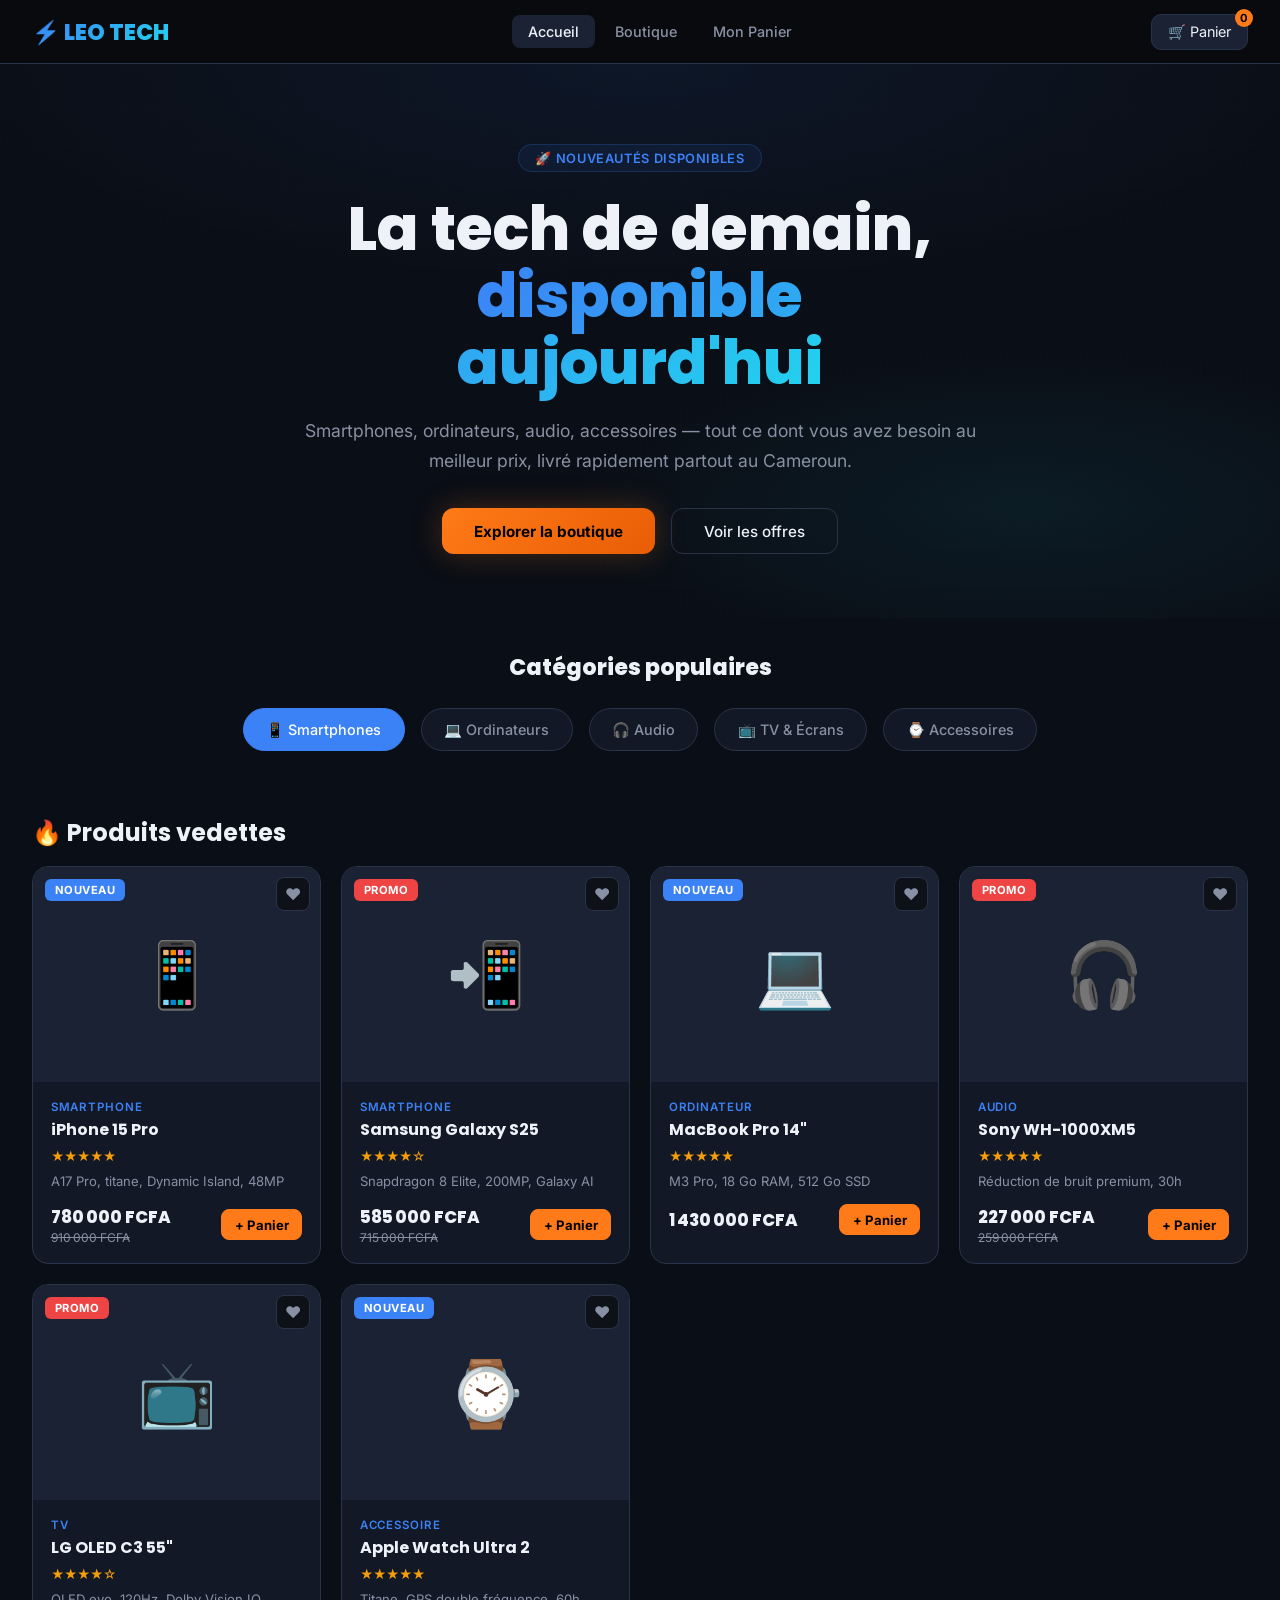
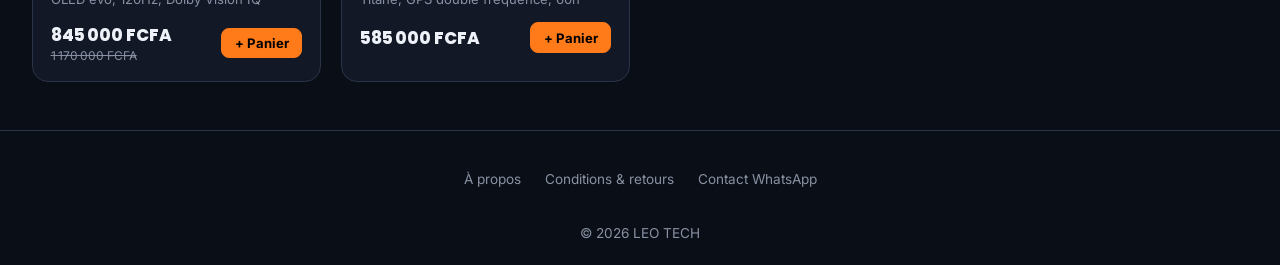
<file: index.html>
<!DOCTYPE html>
<html lang="fr">
<head>
<meta charset="UTF-8">
<meta name="viewport" content="width=device-width, initial-scale=1.0">
<meta name="description" content="LEO TECH — boutique en ligne d'électronique premium (smartphones, ordinateurs, audio, TV, accessoires) au Cameroun.">
<title>LEO TECH — Électronique Premium</title>

<!-- ─── Icône & partage (Open Graph / Twitter Card) ───────────────────
     og:image pointe vers og-image.png (fourni à côté de ce fichier).
     Une fois le site publié, remplacez "og-image.png" et "index.html"
     ci-dessous par l'URL COMPLÈTE de votre site (ex: https://votre-compte.github.io/electroshop/)
     pour un aperçu correct quand le lien est partagé sur WhatsApp/Facebook. -->
<link rel="icon" type="image/png" href="favicon.png">
<meta name="theme-color" content="#0a0a0f">
<meta property="og:type" content="website">
<meta property="og:title" content="LEO TECH — Électronique Premium">
<meta property="og:description" content="Smartphones, ordinateurs, audio, TV et accessoires au meilleur prix, livrés au Cameroun.">
<meta property="og:image" content="og-image.png">
<meta property="og:url" content="index.html">
<meta name="twitter:card" content="summary_large_image">
<meta name="twitter:title" content="LEO TECH — Électronique Premium">
<meta name="twitter:description" content="Smartphones, ordinateurs, audio, TV et accessoires au meilleur prix, livrés au Cameroun.">
<meta name="twitter:image" content="og-image.png">

<!-- ─── Statistiques de visite (optionnel) ────────────────────────────
     Pour suivre vos visiteurs, créez un compte gratuit chez Plausible.io
     ou Google Analytics puis collez leur extrait de code de suivi ici.
     Laissé vide par défaut : rien n'est envoyé à un tiers tant que vous
     ne collez pas votre propre code. -->

<link href="https://fonts.googleapis.com/css2?family=Poppins:wght@400;500;600;700;800;900&family=Inter:wght@300;400;500;600;700&display=swap" rel="stylesheet">
<link rel="stylesheet" href="style.css">
</head>
<body>

<!-- ─── TOAST ───────────────────────────────────── -->
<div class="toast" id="toast"></div>

<!-- ─── NAV ────────────────────────────────────── -->
<nav id="main-nav">
  <div class="nav-logo" onclick="showPage('home')">⚡ LEO TECH</div>
  <div class="nav-links">
    <button onclick="showPage('home'); setActiveNav(this)" class="active-nav">Accueil</button>
    <button onclick="showPage('shop'); setActiveNav(this)">Boutique</button>
    <button onclick="showPage('cart'); setActiveNav(this)">Mon Panier</button>
  </div>
  <div class="nav-actions">
    <button class="cart-btn" onclick="showPage('cart')">
      🛒 Panier
      <span class="cart-badge" id="cart-badge">0</span>
    </button>
  </div>
</nav>

<!-- ══════════════════════════════════════════════
     PAGE : HOME
══════════════════════════════════════════════ -->
<div class="page active" id="page-home">
  <div class="hero">
    <div class="hero-bg"></div>
    <div class="hero-grid"></div>
    <div class="hero-content">
      <div class="hero-tag">🚀 Nouveautés disponibles</div>
      <h1>La tech de demain,<br><span>disponible aujourd'hui</span></h1>
      <p>Smartphones, ordinateurs, audio, accessoires — tout ce dont vous avez besoin au meilleur prix, livré rapidement partout au Cameroun.</p>
      <div class="hero-cta">
        <button class="btn-primary" onclick="showPage('shop')">Explorer la boutique</button>
        <button class="btn-outline" onclick="showPage('shop')">Voir les offres</button>
      </div>
    </div>
  </div>

  <!-- Categories -->
  <div style="padding:2rem; text-align:center;">
    <h2 style="font-family:var(--font-display);font-size:1.4rem;font-weight:800;margin-bottom:1.5rem;">Catégories populaires</h2>
    <div style="display:flex;gap:1rem;justify-content:center;flex-wrap:wrap;">
      <div class="chip active-chip" style="padding:0.7rem 1.4rem;font-size:0.9rem;" onclick="filterCat('Smartphone');showPage('shop')">📱 Smartphones</div>
      <div class="chip" style="padding:0.7rem 1.4rem;font-size:0.9rem;" onclick="filterCat('Ordinateur');showPage('shop')">💻 Ordinateurs</div>
      <div class="chip" style="padding:0.7rem 1.4rem;font-size:0.9rem;" onclick="filterCat('Audio');showPage('shop')">🎧 Audio</div>
      <div class="chip" style="padding:0.7rem 1.4rem;font-size:0.9rem;" onclick="filterCat('TV');showPage('shop')">📺 TV & Écrans</div>
      <div class="chip" style="padding:0.7rem 1.4rem;font-size:0.9rem;" onclick="filterCat('Accessoire');showPage('shop')">⌚ Accessoires</div>
    </div>
  </div>

  <!-- Featured -->
  <div>
    <div class="section-title">🔥 Produits vedettes</div>
    <div class="products-grid" id="featured-grid"></div>
  </div>
</div>


<!-- ══════════════════════════════════════════════
     PAGE : SHOP
══════════════════════════════════════════════ -->
<div class="page" id="page-shop">
  <div class="shop-controls">
    <div class="search-box">
      <span>🔍</span>
      <input type="text" placeholder="Rechercher un produit..." id="search-input" oninput="renderShop()">
    </div>
    <div class="filter-chips" id="filter-chips">
      <div class="chip active-chip" onclick="setFilter('Tous',this)">Tous</div>
      <div class="chip" onclick="setFilter('Smartphone',this)">📱 Smartphones</div>
      <div class="chip" onclick="setFilter('Ordinateur',this)">💻 Ordis</div>
      <div class="chip" onclick="setFilter('Audio',this)">🎧 Audio</div>
      <div class="chip" onclick="setFilter('TV',this)">📺 TV</div>
      <div class="chip" onclick="setFilter('Accessoire',this)">⌚ Accessoires</div>
    </div>
    <select class="sort-select" id="sort-select" onchange="renderShop()">
      <option value="default">Trier par défaut</option>
      <option value="price-asc">Prix croissant</option>
      <option value="price-desc">Prix décroissant</option>
      <option value="name">Nom A→Z</option>
    </select>
  </div>
  <div class="section-title" id="shop-title">Tous les produits</div>
  <div class="products-grid" id="shop-grid"></div>
</div>

<!-- ══════════════════════════════════════════════
     PAGE : CART
══════════════════════════════════════════════ -->
<div class="page" id="page-cart">
  <div class="cart-container">
    <h1 style="font-family:var(--font-display);font-size:1.8rem;font-weight:800;margin-bottom:1.5rem;">Mon Panier 🛒</h1>
    <div id="cart-content"></div>
  </div>
</div>

<!-- ══════════════════════════════════════════════
     PAGE : CHECKOUT
══════════════════════════════════════════════ -->
<div class="page" id="page-checkout">
  <div class="checkout-container">
    <div class="checkout-steps">
      <div class="step active" id="step1"><div class="step-dot">1</div><span>Livraison</span></div>
      <div class="step" id="step2"><div class="step-dot">2</div><span>Confirmation</span></div>
    </div>
    <div id="checkout-body"></div>
  </div>
</div>

<!-- ══════════════════════════════════════════════
     PAGE : À PROPOS
══════════════════════════════════════════════ -->
<div class="page" id="page-about">
  <div class="info-container">
    <button class="back-link" onclick="showPage('home')">← Retour à la boutique</button>
    <h1 id="about-title">À propos de LEO TECH</h1>
    <p id="about-description">Boutique en ligne d'électronique premium au Cameroun.</p>
    <h3>Contact</h3>
    <p id="about-contact">—</p>
  </div>
</div>

<!-- ══════════════════════════════════════════════
     PAGE : CONDITIONS GÉNÉRALES DE VENTE
══════════════════════════════════════════════ -->
<div class="page" id="page-cgv">
  <div class="info-container">
    <button class="back-link" onclick="showPage('home')">← Retour à la boutique</button>
    <h1>Conditions générales de vente</h1>
    <h3>1. Objet</h3>
    <p>Les présentes conditions régissent les ventes réalisées sur ce site entre <span id="cgv-shopname">la boutique</span> et ses clients.</p>
    <h3>2. Prix</h3>
    <p>Les prix sont indiqués en <span id="cgv-currency">FCFA</span>, toutes taxes comprises, hors frais de livraison éventuels précisés au moment de la commande.</p>
    <h3>3. Commande</h3>
    <p>Toute commande passée sur le site vaut acceptation des présentes conditions. Un récapitulatif est envoyé via WhatsApp au moment de la commande.</p>
    <h3>4. Paiement</h3>
    <p>Les modalités de paiement sont convenues directement avec la boutique via WhatsApp après la commande (paiement à la livraison ou Mobile Money selon accord).</p>
    <h3>5. Livraison</h3>
    <p>Les délais de livraison sont donnés à titre indicatif et peuvent varier selon la zone géographique.</p>
    <h3>6. Retours et remboursements</h3>
    <p>Tout produit défectueux ou non conforme peut être signalé dans les 48h suivant la réception pour échange ou remboursement, sous réserve de vérification.</p>
    <h3>7. Contact</h3>
    <p id="cgv-contact">Pour toute question, contactez-nous via WhatsApp ou par email.</p>
  </div>
</div>


<!-- ─── FOOTER ─────────────────────────────────────── -->
<footer id="site-footer">
  <div class="footer-links">
    <button onclick="showPage('about')">À propos</button>
    <button onclick="showPage('cgv')">Conditions & retours</button>
    <a href="#" id="footer-whatsapp" onclick="return false;">Contact WhatsApp</a>
  </div>
  <div class="footer-social" id="footer-social"></div>
  <div id="footer-copy">© LEO TECH</div>
</footer>


<!-- ─── PRODUCT MODAL ──────────────────────────────── -->
<div class="modal-overlay" id="product-modal">
  <div class="modal">
    <div class="modal-header">
      <div></div>
      <button class="modal-close" onclick="closeModal()">✕</button>
    </div>
    <div class="modal-body">
      <div>
        <div class="modal-img" id="modal-img"></div>
        <div class="modal-gallery-thumbs" id="modal-gallery"></div>
      </div>
      <div class="modal-details" id="modal-details"></div>
    </div>
  </div>
</div>


<!-- ─── OFFRE SPÉCIALE (popup d'accueil) ────────────── -->
<div class="modal-overlay" id="offer-modal">
  <div class="modal">
    <div class="modal-header">
      <div></div>
      <button class="modal-close" onclick="closeOfferModal(true)">✕</button>
    </div>
    <div class="offer-body">
      <div id="offer-image-wrap"></div>
      <div class="offer-badge" id="offer-badge" style="display:none"></div>
      <h2 id="offer-title"></h2>
      <p id="offer-desc"></p>
      <button class="btn-primary" style="width:100%" id="offer-follow-btn" onclick="followOffer()">Voir l'offre</button>
      <button class="offer-dismiss" onclick="closeOfferModal(true)">Non merci, continuer mes achats</button>
    </div>
  </div>
</div>


<script src="app.js"></script>
<script>
// ─── INIT (spécifique à la boutique publique) ──────────────────────
loadDB();
saveDB();
updateBadge();
renderFeatured();
renderFooter();
setTimeout(() => maybeShowOffer(false), 700);
</script>
</body>
</html>
</file>
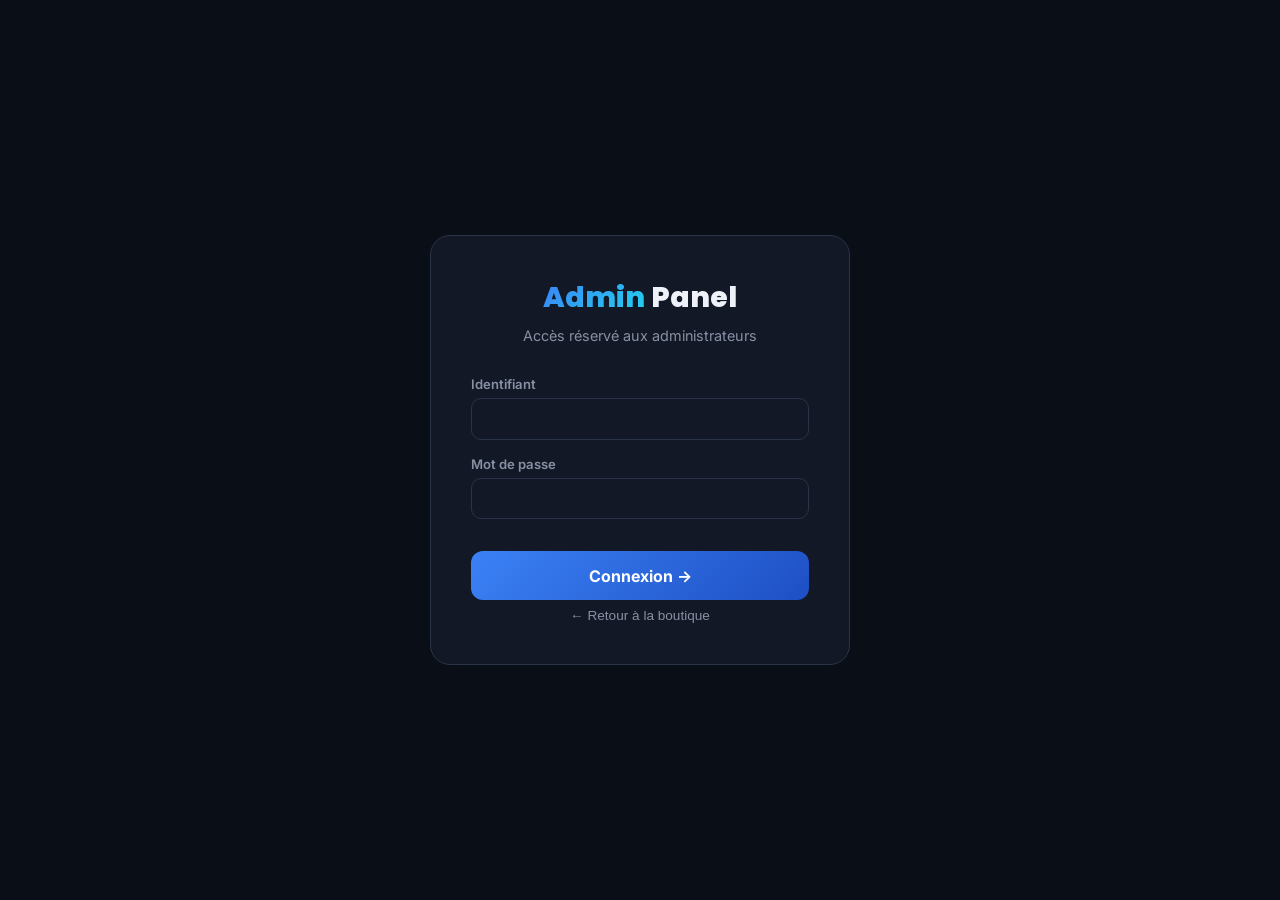
<file: admin.html>
<!DOCTYPE html>
<html lang="fr">
<head>
<meta charset="UTF-8">
<meta name="viewport" content="width=device-width, initial-scale=1.0">
<meta name="robots" content="noindex, nofollow">
<title>LEO TECH — Administration</title>
<link rel="icon" type="image/png" href="favicon.png">
<meta name="theme-color" content="#0a0a0f">
<link href="https://fonts.googleapis.com/css2?family=Poppins:wght@400;500;600;700;800;900&family=Inter:wght@300;400;500;600;700&display=swap" rel="stylesheet">
<link rel="stylesheet" href="style.css">
</head>
<body>

<!-- ─── TOAST ───────────────────────────────────── -->
<div class="toast" id="toast"></div>

<!-- ══════════════════════════════════════════════
     PAGE : ADMIN LOGIN
══════════════════════════════════════════════ -->
<div class="page active" id="page-admin-login">
  <div class="admin-gate">
    <div class="login-card">
      <div class="logo"><span>Admin</span> Panel</div>
      <p>Accès réservé aux administrateurs</p>
      <div class="checkout-form">
        <div class="form-group">
          <label>Identifiant</label>
          <input type="text" id="admin-user" placeholder="">
        </div>
        <div class="form-group">
          <label>Mot de passe</label>
          <input type="password" id="admin-pass" placeholder="">
        </div>
        <div class="login-error" id="login-error">❌ Identifiants incorrects</div>
        <button class="login-btn" onclick="adminLogin()">Connexion →</button>
      </div>
      <button onclick="window.location.href='index.html'" style="background:none;border:none;color:var(--text-muted);cursor:pointer;margin-top:0.5rem;font-size:0.85rem;">← Retour à la boutique</button>
    </div>
  </div>
</div>


<!-- ══════════════════════════════════════════════
     PAGE : ADMIN DASHBOARD
══════════════════════════════════════════════ -->
<div class="page" id="page-admin">
  <nav style="position:sticky;top:0;z-index:100;background:rgba(10,10,15,0.92);backdrop-filter:blur(20px);border-bottom:1px solid var(--border);padding:0 2rem;display:flex;align-items:center;justify-content:space-between;height:64px;">
    <div class="nav-logo-admin">⚙ LEO TECH Admin</div>
    <div class="notif-wrap">
      <button class="notif-bell" onclick="toggleNotifPanel()" title="Notifications">
        🔔<span class="notif-badge" id="notif-badge" style="display:none">0</span>
      </button>
      <div class="notif-panel" id="notif-panel"></div>
      <button onclick="adminLogout()" style="background:rgba(239,68,68,0.12);border:1px solid rgba(239,68,68,0.2);color:var(--danger);padding:0.4rem 1rem;border-radius:8px;cursor:pointer;font-size:0.85rem;">Déconnexion</button>
    </div>
  </nav>
  <div class="admin-layout">
    <!-- Sidebar -->
    <aside class="admin-sidebar">
      <div class="admin-sidebar-title">Navigation</div>
      <div class="sidebar-item active-admin" onclick="showAdminSection('overview',this)">📊 Vue d'ensemble</div>
      <div class="sidebar-item" onclick="showAdminSection('products',this)">📦 Produits</div>
      <div class="sidebar-item" onclick="showAdminSection('orders',this)">🧾 Commandes</div>
      <div class="sidebar-item" onclick="showAdminSection('customers',this)">👥 Clients</div>
      <div class="sidebar-item" onclick="showAdminSection('settings',this)">⚙ Paramètres</div>
    </aside>
    <!-- Main -->
    <main class="admin-main">

      <!-- Overview -->
      <div class="admin-section active" id="admin-overview">
        <div class="admin-header">
          <h1>Vue d'ensemble</h1>
          <p>Tableau de bord en temps réel</p>
        </div>
        <div class="stats-grid" id="stats-grid"></div>
        <div class="chart-card">
          <h3>📈 Chiffre d'affaires — 7 derniers jours</h3>
          <canvas id="sales-chart" height="120"></canvas>
        </div>
        <div class="admin-table-wrap">
          <div class="admin-table-header">
            <h3>Commandes récentes</h3>
          </div>
          <div class="table-scroll">
          <table>
            <thead><tr><th>ID</th><th>Client</th><th>Produits</th><th>Total</th><th>Statut</th></tr></thead>
            <tbody id="recent-orders-tbody"></tbody>
          </table>
          </div>
        </div>
      </div>

      <!-- Products -->
      <div class="admin-section" id="admin-products">
        <div class="admin-header"><h1>Gestion des produits</h1><p>Ajouter, modifier, supprimer des produits — avec vraies photos</p></div>
        <div class="add-product-form">
          <h3 id="product-form-title">➕ Ajouter un produit</h3>
          <input type="hidden" id="edit-id">
          <div class="form-grid">
            <div class="form-group"><label>Nom du produit</label><input type="text" id="p-name" placeholder="iPhone 15 Pro"></div>
            <div class="form-group"><label>Catégorie</label>
              <select id="p-cat">
                <option>Smartphone</option><option>Ordinateur</option><option>Audio</option><option>TV</option><option>Accessoire</option>
              </select>
            </div>
            <div class="form-group"><label>Prix (FCFA)</label><input type="number" id="p-price" placeholder="780000"></div>
            <div class="form-group"><label>Ancien prix (FCFA)</label><input type="number" id="p-oldprice" placeholder="910000"></div>
            <div class="form-group"><label>Stock</label><input type="number" id="p-stock" placeholder="50"></div>
            <div class="form-group"><label>Emoji (repli si pas de photo)</label><input type="text" id="p-emoji" placeholder="📱"></div>
            <div class="form-group" style="grid-column:1/-1"><label>Description</label><input type="text" id="p-desc" placeholder="Description courte..."></div>
            <div class="form-group"><label>Badge</label>
              <select id="p-badge"><option value="">Aucun</option><option value="new">Nouveau</option><option value="promo">Promo</option></select>
            </div>
            <div class="form-group"><label>Étoiles (1-5)</label><input type="number" id="p-stars" min="1" max="5" value="4" placeholder="4"></div>
          </div>

          <div style="margin-top:1.2rem;">
            <label style="font-size:0.82rem;font-weight:600;color:var(--text-muted);display:block;margin-bottom:0.5rem;">📸 Photos du produit</label>
            <div class="img-upload-zone" onclick="document.getElementById('p-image-file').click()">
              📷 Cliquez pour ajouter une ou plusieurs photos depuis votre appareil (redimensionnées automatiquement)
            </div>
            <input type="file" id="p-image-file" accept="image/*" multiple style="display:none" onchange="handleImageFiles(event)">
            <div class="url-add-row">
              <input type="text" id="p-image-url" placeholder="ou collez une URL d'image (https://...)">
              <button class="btn-small" onclick="addImageUrl()">+ Ajouter URL</button>
            </div>
            <div class="img-thumbs" id="p-image-thumbs"></div>
          </div>

          <div style="display:flex;gap:1rem;align-items:center;margin-top:1.2rem;">
            <button class="btn-save" onclick="saveProduct()">💾 Sauvegarder</button>
            <button onclick="cancelEdit()" style="background:none;border:1px solid var(--border);color:var(--text-muted);padding:0.6rem 1.2rem;border-radius:10px;cursor:pointer;font-size:0.85rem;">Annuler</button>
          </div>
        </div>
        <div class="admin-table-wrap">
          <div class="admin-table-header">
            <h3>Catalogue produits</h3>
            <span style="color:var(--text-muted);font-size:0.85rem;" id="product-count"></span>
          </div>
          <div class="table-scroll">
          <table>
            <thead><tr><th>Produit</th><th>Catégorie</th><th>Prix</th><th>Stock</th><th>Actions</th></tr></thead>
            <tbody id="products-tbody"></tbody>
          </table>
          </div>
        </div>
      </div>

      <!-- Orders -->
      <div class="admin-section" id="admin-orders">
        <div class="admin-header"><h1>Commandes</h1><p>Gérez les commandes clients</p></div>
        <div class="admin-table-wrap">
          <div class="admin-table-header"><h3>Toutes les commandes</h3><button class="btn-small" onclick="exportOrdersCSV()">⬇ Exporter en CSV</button></div>
          <div class="table-scroll">
          <table>
            <thead><tr><th>ID</th><th>Client</th><th>Téléphone</th><th>Date</th><th>Total</th><th>Statut</th><th>Action</th></tr></thead>
            <tbody id="all-orders-tbody"></tbody>
          </table>
          </div>
        </div>
      </div>

      <!-- Customers -->
      <div class="admin-section" id="admin-customers">
        <div class="admin-header"><h1>Clients</h1><p>Base de données clients</p></div>
        <div class="admin-table-wrap">
          <div class="admin-table-header"><h3>Clients enregistrés</h3></div>
          <div class="table-scroll">
          <table>
            <thead><tr><th>Nom</th><th>Email</th><th>Téléphone</th><th>Commandes</th><th>Total dépensé</th></tr></thead>
            <tbody id="customers-tbody"></tbody>
          </table>
          </div>
        </div>
      </div>

      <!-- Settings -->
      <div class="admin-section" id="admin-settings">
        <div class="admin-header"><h1>Paramètres</h1><p>Configuration de la boutique, notifications et sauvegarde</p></div>

        <div class="settings-card">
          <h3>🏬 Boutique</h3>
          <div class="form-grid">
            <div class="form-group"><label>Nom de la boutique</label><input type="text" id="s-shopname"></div>
            <div class="form-group"><label>Devise</label><input type="text" id="s-currency" placeholder="FCFA"></div>
            <div class="form-group"><label>Livraison gratuite dès (FCFA)</label><input type="number" id="s-freeship"></div>
            <div class="form-group"><label>Frais de livraison (FCFA)</label><input type="number" id="s-shipfee"></div>
            <div class="form-group"><label>Seuil de stock bas (alerte)</label><input type="number" id="s-lowstock" placeholder="5"></div>
          </div>
          <button class="btn-save" onclick="saveShopSettings()">💾 Enregistrer</button>
        </div>


        <div class="settings-card">
          <h3>📝 À propos & contact</h3>
          <div class="form-grid" style="grid-template-columns:1fr;">
            <div class="form-group"><label>Description de la boutique</label><textarea id="s-aboutdesc" rows="3"></textarea></div>
            <div class="form-row">
              <div class="form-group"><label>Email de contact</label><input type="email" id="s-email" placeholder="contact@leotech.cm"></div>
              <div class="form-group"><label>Adresse / Ville</label><input type="text" id="s-address" placeholder="Douala, Cameroun"></div>
            </div>
          </div>
          <button class="btn-save" onclick="saveShopSettings()">💾 Enregistrer</button>
        </div>

        <div class="settings-card">
          <h3>🔗 Réseaux sociaux</h3>
          <div class="form-grid">
            <div class="form-group"><label>Lien Facebook</label><input type="text" id="s-facebook" placeholder="https://facebook.com/..."></div>
            <div class="form-group"><label>Lien Instagram</label><input type="text" id="s-instagram" placeholder="https://instagram.com/..."></div>
          </div>
          <div class="settings-note">Laissez vide pour ne pas afficher l'icône correspondante dans le pied de page.</div>
          <button class="btn-save" onclick="saveShopSettings()">💾 Enregistrer</button>
        </div>

        <div class="settings-card">
          <h3>🎉 Offre spéciale (popup d'accueil)</h3>
          <p style="color:var(--text-muted);font-size:0.85rem;margin-bottom:1rem;">S'affiche une fois quand un visiteur ouvre le site ; il peut suivre l'offre ou la fermer.</p>
          <div class="form-group" style="flex-direction:row;align-items:center;gap:0.6rem;margin-bottom:1rem;">
            <input type="checkbox" id="s-offer-enabled" style="width:auto;">
            <label style="margin:0;font-size:0.88rem;">Activer la popup d'offre</label>
          </div>
          <div class="form-grid">
            <div class="form-group"><label>Titre</label><input type="text" id="s-offer-title" placeholder="Offre spéciale du jour"></div>
            <div class="form-group"><label>Badge / réduction</label><input type="text" id="s-offer-badge" placeholder="-15%"></div>
            <div class="form-group"><label>Texte du bouton</label><input type="text" id="s-offer-cta" placeholder="Voir les offres"></div>
            <div class="form-group"><label>Cible du bouton</label>
              <select id="s-offer-target" onchange="document.getElementById('s-offer-cat-wrap').style.display=this.value==='category'?'flex':'none'">
                <option value="shop">Toute la boutique</option>
                <option value="category">Une catégorie précise</option>
              </select>
            </div>
            <div class="form-group" id="s-offer-cat-wrap" style="display:none;"><label>Catégorie</label>
              <select id="s-offer-category">
                <option>Smartphone</option><option>Ordinateur</option><option>Audio</option><option>TV</option><option>Accessoire</option>
              </select>
            </div>
            <div class="form-group"><label>Expire le (optionnel)</label><input type="date" id="s-offer-expires"></div>
          </div>
          <div class="form-group" style="margin-top:0.8rem;"><label>Description</label><textarea id="s-offer-desc" rows="2" placeholder="Profitez de réductions exceptionnelles cette semaine..."></textarea></div>
          <div style="margin-top:1rem;">
            <label style="font-size:0.82rem;font-weight:600;color:var(--text-muted);display:block;margin-bottom:0.5rem;">Image (optionnel)</label>
            <div class="img-upload-zone" onclick="document.getElementById('s-offer-image-file').click()">📷 Cliquez pour choisir une image</div>
            <input type="file" id="s-offer-image-file" accept="image/*" style="display:none" onchange="handleOfferImageFile(event)">
            <div class="url-add-row">
              <input type="text" id="s-offer-image-url" placeholder="ou collez une URL d'image">
              <button class="btn-small" onclick="setOfferImageUrl()">+ Utiliser cette URL</button>
            </div>
            <div class="img-thumbs" id="s-offer-image-thumb"></div>
          </div>
          <div style="display:flex;gap:1rem;margin-top:1.2rem;flex-wrap:wrap;">
            <button class="btn-save" onclick="saveOfferSettings()">💾 Enregistrer l'offre</button>
            <button class="btn-small" onclick="maybeShowOffer(true)">👁 Aperçu</button>
          </div>
        </div>

        <div class="settings-card">
          <h3>🌍 Rendre ces réglages visibles pour tous vos visiteurs</h3>
          <p style="color:var(--text-muted);font-size:0.85rem;margin-bottom:0.8rem;line-height:1.6;">
            Important : ce formulaire n'enregistre les réglages que <strong>dans ce navigateur</strong> (pratique pour tester). Un visiteur qui découvre votre site sur GitHub Pages depuis un autre appareil verra toujours les valeurs par défaut écrites dans le code. Pour changer ce que <strong>tout le monde</strong> voit, générez le code ci-dessous et collez-le dans <strong>app.js</strong> avant de republier.
          </p>
          <button class="btn-small" onclick="openConfigModal()">📋 Générer le code à coller dans app.js</button>
        </div>

        <div class="settings-card">
          <h3>📲 Notifications WhatsApp</h3>
          <div class="form-grid">
            <div class="form-group" style="grid-column:1/-1">
              <label>Numéro WhatsApp de la boutique (format international, sans "+")</label>
              <input type="text" id="s-whatsapp" placeholder="237657261108">
            </div>
          </div>
          <div class="settings-note">
            À chaque commande, une conversation WhatsApp pré-remplie avec le récapitulatif s'ouvre automatiquement vers ce numéro (le client n'a plus qu'à appuyer sur Envoyer). C'est la méthode utilisée par la plupart des boutiques en ligne sans serveur : ce site étant 100% statique (HTML/JS), l'envoi automatique et silencieux d'un message WhatsApp sans aucune action n'est pas possible — cela demanderait un backend avec l'API WhatsApp Business.
          </div>
          <button class="btn-save" onclick="saveShopSettings()">💾 Enregistrer</button>
          <div style="margin-top:1rem;">
            <button class="btn-small" onclick="requestNotifPermission()">🔔 Activer les notifications navigateur</button>
          </div>
        </div>

        <div class="settings-card">
          <h3>🔐 Identifiants administrateur</h3>
          <div class="form-grid">
            <div class="form-group"><label>Identifiant</label><input type="text" id="s-adminuser"></div>
            <div class="form-group"><label>Nouveau mot de passe</label><input type="password" id="s-adminpass" placeholder="Laisser vide pour ne pas changer"></div>
          </div>
          <button class="btn-save" onclick="saveAdminCreds()">💾 Mettre à jour</button>
          <div class="settings-warn">⚠️ Ces identifiants sont stockés dans le navigateur (localStorage), pas sur un serveur. N'importe qui ayant accès à cet ordinateur ou aux outils développeur du navigateur peut les lire. Pour une vraie protection en production, il faut une authentification côté serveur.</div>
        </div>

        <div class="settings-card">
          <h3>💾 Sauvegarde des données</h3>
          <p style="color:var(--text-muted);font-size:0.85rem;margin-bottom:1rem;">Toutes les données (produits, commandes, réglages) sont stockées uniquement dans ce navigateur. Exportez régulièrement une sauvegarde JSON, surtout avant de vider le cache ou de changer d'ordinateur.</p>
          <div style="display:flex;gap:1rem;flex-wrap:wrap;">
            <button class="btn-small" onclick="exportData()">⬇ Exporter les données (JSON)</button>
            <button class="btn-small" onclick="document.getElementById('import-file').click()">⬆ Importer une sauvegarde</button>
            <input type="file" id="import-file" accept="application/json" style="display:none" onchange="importData(event)">
          </div>
        </div>

        <div class="settings-card danger-zone">
          <h3>🗑 Zone de danger</h3>
          <p style="color:var(--text-muted);font-size:0.85rem;margin-bottom:1rem;">Réinitialise le catalogue et les commandes aux données de démonstration. Irréversible.</p>
          <button class="btn-del" style="padding:0.6rem 1.2rem;" onclick="resetDemoData()">Réinitialiser les données de démo</button>
        </div>
      </div>

    </main>
  </div>
</div>


<!-- ─── OFFRE SPÉCIALE (popup d'accueil) ────────────── -->
<div class="modal-overlay" id="offer-modal">
  <div class="modal">
    <div class="modal-header">
      <div></div>
      <button class="modal-close" onclick="closeOfferModal(true)">✕</button>
    </div>
    <div class="offer-body">
      <div id="offer-image-wrap"></div>
      <div class="offer-badge" id="offer-badge" style="display:none"></div>
      <h2 id="offer-title"></h2>
      <p id="offer-desc"></p>
      <button class="btn-primary" style="width:100%" id="offer-follow-btn" onclick="followOffer()">Voir l'offre</button>
      <button class="offer-dismiss" onclick="closeOfferModal(true)">Non merci, continuer mes achats</button>
    </div>
  </div>
</div>


<!-- ─── ORDER DETAIL MODAL ─────────────────────────── -->
<div class="modal-overlay" id="order-modal">
  <div class="modal" style="max-width:520px;">
    <div class="modal-header">
      <h3 style="font-family:var(--font-display)">Détail de la commande</h3>
      <button class="modal-close" onclick="closeOrderModal()">✕</button>
    </div>
    <div style="padding:1.5rem;" id="order-modal-body"></div>
  </div>
</div>


<!-- ─── CONFIG CODE MODAL ──────────────────────────── -->
<div class="modal-overlay" id="config-modal">
  <div class="modal" style="max-width:640px;">
    <div class="modal-header">
      <h3 style="font-family:var(--font-display)">Code de configuration</h3>
      <button class="modal-close" onclick="closeConfigModal()">✕</button>
    </div>
    <div style="padding:1.5rem;">
      <p style="color:var(--text-muted);font-size:0.85rem;margin-bottom:1rem;">
        Copiez ce bloc et remplacez l'objet <code>DEFAULT_SETTINGS</code> dans le fichier <code>app.js</code> (vers le haut du fichier) puis republiez sur GitHub — c'est ce que verront <strong>tous vos visiteurs</strong> par défaut.
      </p>
      <textarea id="config-code-text" readonly onclick="this.select()"></textarea>
      <button class="btn-small" style="margin-top:0.8rem" onclick="copyConfigCode()">📋 Copier</button>
    </div>
  </div>
</div>


<script src="app.js"></script>
<script>
// ─── INIT (spécifique à l'admin) ────────────────────────────────────
loadDB();
saveDB();
</script>
</body>
</html>
</file>
<file: style.css>
:root {
    /* 60% — fond dominant : noir/gris très foncé (haute technologie, met en valeur les photos produit) */
    --bg: #0a0e16;
    --surface: #121826;
    --surface2: #1a2233;
    --border: #2a3448;
    /* 30% — couleur secondaire : bleu (confiance, sécurité, high-tech) — structure, menu, titres, badges */
    --accent: #3b82f6;
    --accent2: #22d3ee;
    /* 10% — couleur d'accent/action : orange vif (boutons Ajouter au panier / Commander) */
    --cta: #ff7a18;
    --cta2: #e85d04;
    --accent3: #f59e0b;
    --text: #eef2f8;
    --text-muted: #8891a3;
    --danger: #ef4444;
    --success: #10b981;
    --card-hover: #1e2740;
    --font-display: 'Poppins', sans-serif;
    --font-body: 'Inter', sans-serif;
  }

  * { margin: 0; padding: 0; box-sizing: border-box; }

  body {
    background: var(--bg);
    color: var(--text);
    font-family: var(--font-body);
    min-height: 100vh;
    overflow-x: hidden;
  }

  /* ─── PAGES ─────────────────────────────────────────── */
  .page { display: none; }
  .page.active { display: block; }

  /* ─── NAV ────────────────────────────────────────────── */
  nav {
    position: sticky; top: 0; z-index: 100;
    background: rgba(10,10,15,0.92);
    backdrop-filter: blur(20px);
    border-bottom: 1px solid var(--border);
    padding: 0 2rem;
    display: flex; align-items: center; justify-content: space-between;
    height: 64px;
  }
  .nav-logo {
    font-family: var(--font-display);
    font-weight: 800; font-size: 1.4rem;
    background: linear-gradient(135deg, var(--accent), var(--accent2));
    -webkit-background-clip: text; -webkit-text-fill-color: transparent;
    cursor: pointer;
  }
  .nav-links { display: flex; gap: 0.25rem; }
  .nav-links button {
    background: none; border: none; color: var(--text-muted);
    font-family: var(--font-body); font-size: 0.9rem; font-weight: 500;
    padding: 0.5rem 1rem; border-radius: 8px; cursor: pointer;
    transition: all 0.2s;
  }
  .nav-links button:hover, .nav-links button.active-nav {
    color: var(--text); background: var(--surface2);
  }
  .nav-actions { display: flex; align-items: center; gap: 0.75rem; }
  .cart-btn {
    position: relative; background: var(--surface2); border: 1px solid var(--border);
    color: var(--text); padding: 0.5rem 1rem; border-radius: 10px;
    cursor: pointer; font-family: var(--font-body); font-size: 0.9rem;
    display: flex; align-items: center; gap: 0.5rem; transition: all 0.2s;
  }
  .cart-btn:hover { border-color: var(--accent); color: var(--accent); }
  .cart-badge {
    position: absolute; top: -6px; right: -6px;
    background: var(--cta); color: #000; font-size: 0.7rem; font-weight: 700;
    width: 18px; height: 18px; border-radius: 50%;
    display: flex; align-items: center; justify-content: center;
  }
  .admin-btn {
    background: linear-gradient(135deg, var(--accent), #1e4fc4);
    border: none; color: #fff; padding: 0.5rem 1.1rem; border-radius: 10px;
    cursor: pointer; font-family: var(--font-body); font-size: 0.85rem; font-weight: 600;
    transition: opacity 0.2s; text-decoration: none; display: inline-flex; align-items: center;
  }
  .admin-btn:hover { opacity: 0.85; }

  /* ─── HERO ───────────────────────────────────────────── */
  .hero {
    position: relative; overflow: hidden;
    padding: 5rem 2rem 4rem;
    display: flex; align-items: center; justify-content: center;
    text-align: center; min-height: 480px;
  }
  .hero-bg {
    position: absolute; inset: 0;
    background: radial-gradient(ellipse 80% 60% at 50% 0%, rgba(59,130,246,0.08) 0%, transparent 70%),
                radial-gradient(ellipse 60% 50% at 80% 80%, rgba(34,211,238,0.07) 0%, transparent 60%);
  }
  .hero-grid {
    position: absolute; inset: 0; opacity: 0.04;
    background-image: linear-gradient(var(--border) 1px, transparent 1px),
                      linear-gradient(90deg, var(--border) 1px, transparent 1px);
    background-size: 40px 40px;
  }
  .hero-content { position: relative; z-index: 1; max-width: 700px; }
  .hero-tag {
    display: inline-flex; align-items: center; gap: 0.5rem;
    background: rgba(59,130,246,0.08); border: 1px solid rgba(59,130,246,0.2);
    color: var(--accent); padding: 0.35rem 1rem; border-radius: 100px;
    font-size: 0.8rem; font-weight: 600; letter-spacing: 0.05em;
    text-transform: uppercase; margin-bottom: 1.5rem;
  }
  .hero h1 {
    font-family: var(--font-display); font-size: clamp(2.2rem, 5vw, 3.8rem);
    font-weight: 800; line-height: 1.1; margin-bottom: 1.2rem;
  }
  .hero h1 span {
    background: linear-gradient(135deg, var(--accent), var(--accent2));
    -webkit-background-clip: text; -webkit-text-fill-color: transparent;
  }
  .hero p { color: var(--text-muted); font-size: 1.1rem; line-height: 1.7; margin-bottom: 2rem; }
  .hero-cta { display: flex; gap: 1rem; justify-content: center; flex-wrap: wrap; }
  .btn-primary {
    background: linear-gradient(135deg, var(--cta), var(--cta2));
    color: #000; border: none; padding: 0.8rem 2rem; border-radius: 12px;
    font-family: var(--font-body); font-size: 0.95rem; font-weight: 700;
    cursor: pointer; transition: transform 0.2s, box-shadow 0.2s;
    box-shadow: 0 0 30px rgba(255,122,24,0.25);
  }
  .btn-primary:hover { transform: translateY(-2px); box-shadow: 0 0 40px rgba(255,122,24,0.4); }
  .btn-outline {
    background: transparent; color: var(--text); border: 1px solid var(--border);
    padding: 0.8rem 2rem; border-radius: 12px;
    font-family: var(--font-body); font-size: 0.95rem; font-weight: 500;
    cursor: pointer; transition: all 0.2s;
  }
  .btn-outline:hover { border-color: var(--accent); color: var(--accent); }

  /* ─── FILTERS & SEARCH ───────────────────────────────── */
  .shop-controls {
    padding: 1.5rem 2rem; display: flex; gap: 1rem;
    align-items: center; flex-wrap: wrap;
    border-bottom: 1px solid var(--border);
  }
  .search-box {
    flex: 1; min-width: 220px;
    background: var(--surface); border: 1px solid var(--border);
    border-radius: 10px; padding: 0.6rem 1rem;
    display: flex; align-items: center; gap: 0.6rem;
  }
  .search-box input {
    background: none; border: none; outline: none;
    color: var(--text); font-family: var(--font-body); font-size: 0.9rem; flex: 1;
  }
  .search-box input::placeholder { color: var(--text-muted); }
  .filter-chips { display: flex; gap: 0.5rem; flex-wrap: wrap; }
  .chip {
    background: var(--surface); border: 1px solid var(--border);
    color: var(--text-muted); padding: 0.4rem 0.9rem; border-radius: 100px;
    font-size: 0.82rem; font-weight: 500; cursor: pointer; transition: all 0.2s;
  }
  .chip:hover, .chip.active-chip { background: var(--accent); border-color: var(--accent); color: #fff; }
  .sort-select {
    background: var(--surface); border: 1px solid var(--border); color: var(--text);
    padding: 0.5rem 0.9rem; border-radius: 10px; font-family: var(--font-body); font-size: 0.85rem;
    cursor: pointer; outline: none;
  }

  /* ─── PRODUCT GRID ───────────────────────────────────── */
  .section-title {
    font-family: var(--font-display); font-size: 1.5rem; font-weight: 700;
    padding: 2rem 2rem 1rem;
  }
  .products-grid {
    display: grid;
    grid-template-columns: repeat(auto-fill, minmax(260px, 1fr));
    gap: 1.25rem; padding: 0 2rem 3rem;
  }
  .product-card {
    background: var(--surface); border: 1px solid var(--border);
    border-radius: 16px; overflow: hidden;
    transition: all 0.3s; cursor: pointer; position: relative;
  }
  .product-card:hover {
    border-color: rgba(59,130,246,0.3);
    box-shadow: 0 8px 40px rgba(59,130,246,0.08);
    transform: translateY(-3px);
  }
  .product-img {
    width: 100%; aspect-ratio: 4/3;
    display: flex; align-items: center; justify-content: center;
    font-size: 4rem; background: var(--surface2);
    position: relative; overflow: hidden;
  }
  .product-img img { position: absolute; inset: 0; width: 100%; height: 100%; object-fit: cover; }
  .product-badge {
    position: absolute; top: 12px; left: 12px;
    background: var(--accent3); color: #000;
    font-size: 0.7rem; font-weight: 700; padding: 0.25rem 0.6rem;
    border-radius: 6px; text-transform: uppercase; letter-spacing: 0.05em;
    z-index: 2;
  }
  .product-badge.new { background: var(--accent); color: #fff; }
  .product-badge.promo { background: var(--danger); color: #fff; }
  .product-badge.outofstock { background: var(--text-muted); color: #fff; }
  .wishlist-btn {
    position: absolute; top: 10px; right: 10px; z-index: 2;
    background: rgba(10,10,15,0.7); border: 1px solid var(--border);
    color: var(--text-muted); width: 34px; height: 34px; border-radius: 8px;
    display: flex; align-items: center; justify-content: center;
    cursor: pointer; transition: all 0.2s; font-size: 1rem;
  }
  .wishlist-btn:hover, .wishlist-btn.active { color: var(--danger); border-color: var(--danger); }
  .product-info { padding: 1.1rem; }
  .product-cat {
    font-size: 0.72rem; font-weight: 600; letter-spacing: 0.08em;
    text-transform: uppercase; color: var(--accent); margin-bottom: 0.4rem;
  }
  .product-name {
    font-family: var(--font-display); font-size: 1rem; font-weight: 700;
    margin-bottom: 0.5rem; line-height: 1.3;
  }
  .product-desc { font-size: 0.82rem; color: var(--text-muted); margin-bottom: 0.8rem; line-height: 1.5; }
  .product-footer { display: flex; align-items: center; justify-content: space-between; gap: 0.5rem; }
  .product-price { font-family: var(--font-display); font-size: 1.05rem; font-weight: 800; }
  .product-price .old-price {
    font-family: var(--font-body); font-size: 0.75rem; font-weight: 400;
    color: var(--text-muted); text-decoration: line-through; margin-left: 0;
    display: block;
  }
  .add-to-cart-btn {
    background: var(--cta); border: 1px solid var(--cta);
    color: #000; padding: 0.4rem 0.8rem; border-radius: 8px;
    font-size: 0.82rem; font-weight: 700; cursor: pointer; transition: all 0.2s;
    font-family: var(--font-body); white-space: nowrap;
  }
  .add-to-cart-btn:hover { background: var(--cta2); border-color: var(--cta2); transform: translateY(-1px); }
  .add-to-cart-btn:disabled { opacity: 0.4; cursor: not-allowed; background: var(--surface2); border-color: var(--border); color: var(--text); }
  .add-to-cart-btn:disabled:hover { background: var(--surface2); border-color: var(--border); color: var(--text); }
  .stars { color: var(--accent3); font-size: 0.8rem; margin-bottom: 0.5rem; }

  /* ─── PRODUCT MODAL ──────────────────────────────────── */
  .modal-overlay {
    display: none; position: fixed; inset: 0; z-index: 200;
    background: rgba(0,0,0,0.8); backdrop-filter: blur(6px);
    align-items: center; justify-content: center; padding: 1rem;
  }
  .modal-overlay.open { display: flex; }
  .modal {
    background: var(--surface); border: 1px solid var(--border);
    border-radius: 20px; max-width: 780px; width: 100%;
    max-height: 90vh; overflow-y: auto;
    animation: modalIn 0.25s ease;
  }
  @keyframes modalIn { from { opacity: 0; transform: scale(0.95); } to { opacity: 1; transform: scale(1); } }
  .modal-header {
    padding: 1.5rem 1.5rem 0;
    display: flex; justify-content: space-between; align-items: flex-start;
  }
  .modal-close {
    background: var(--surface2); border: 1px solid var(--border);
    color: var(--text); width: 36px; height: 36px; border-radius: 8px;
    cursor: pointer; font-size: 1.1rem; display: flex; align-items: center; justify-content: center;
  }
  .modal-body { padding: 1.5rem; display: grid; grid-template-columns: 1fr 1fr; gap: 2rem; }
  @media (max-width: 600px) { .modal-body { grid-template-columns: 1fr; } }
  .modal-img {
    aspect-ratio: 1; background: var(--surface2); border-radius: 14px;
    display: flex; align-items: center; justify-content: center; font-size: 6rem;
    position: relative; overflow: hidden;
  }
  .modal-img img { position: absolute; inset: 0; width: 100%; height: 100%; object-fit: cover; }
  .modal-gallery-thumbs { display: flex; gap: 0.5rem; margin-top: 0.6rem; flex-wrap: wrap; }
  .modal-gallery-thumbs img {
    width: 52px; height: 52px; object-fit: cover; border-radius: 8px;
    cursor: pointer; border: 2px solid transparent; opacity: 0.6; transition: all 0.15s;
  }
  .modal-gallery-thumbs img.active-thumb { border-color: var(--accent); opacity: 1; }
  .modal-details h2 { font-family: var(--font-display); font-size: 1.5rem; font-weight: 800; margin-bottom: 0.5rem; }
  .modal-price { font-family: var(--font-display); font-size: 1.7rem; font-weight: 800; color: var(--accent); margin: 1rem 0; }
  .modal-spec { margin-bottom: 1.2rem; }
  .modal-spec h4 { font-size: 0.8rem; font-weight: 600; text-transform: uppercase; letter-spacing: 0.08em; color: var(--text-muted); margin-bottom: 0.6rem; }
  .spec-list { display: flex; flex-direction: column; gap: 0.35rem; }
  .spec-item { display: flex; gap: 0.5rem; font-size: 0.85rem; }
  .spec-item span:first-child { color: var(--text-muted); min-width: 120px; }
  .qty-control { display: flex; align-items: center; gap: 0.75rem; margin: 1rem 0; }
  .qty-btn {
    width: 32px; height: 32px; border-radius: 8px;
    background: var(--surface2); border: 1px solid var(--border);
    color: var(--text); cursor: pointer; font-size: 1rem; display: flex;
    align-items: center; justify-content: center;
  }
  .qty-val { font-family: var(--font-display); font-weight: 700; font-size: 1.1rem; min-width: 2rem; text-align: center; }
  .btn-add-modal {
    width: 100%; background: linear-gradient(135deg, var(--cta), var(--cta2));
    border: none; color: #000; padding: 0.9rem; border-radius: 12px;
    font-family: var(--font-body); font-size: 1rem; font-weight: 700; cursor: pointer;
    transition: opacity 0.2s;
  }
  .btn-add-modal:hover { opacity: 0.85; }
  .btn-add-modal:disabled { opacity: 0.4; cursor: not-allowed; }
  .stock-note { font-size: 0.8rem; margin: 0.5rem 0; font-weight: 600; }
  .stock-note.ok { color: var(--success); }
  .stock-note.low { color: var(--accent3); }
  .stock-note.out { color: var(--danger); }

  /* ─── CART PAGE ──────────────────────────────────────── */
  .cart-container { max-width: 900px; margin: 0 auto; padding: 2rem; }
  .cart-items { display: flex; flex-direction: column; gap: 1rem; margin-bottom: 2rem; }
  .cart-item {
    background: var(--surface); border: 1px solid var(--border);
    border-radius: 14px; padding: 1.2rem;
    display: flex; align-items: center; gap: 1.2rem;
  }
  .cart-item-img {
    width: 70px; height: 70px; background: var(--surface2);
    border-radius: 10px; display: flex; align-items: center; justify-content: center; font-size: 2.5rem;
    flex-shrink: 0; overflow: hidden; position: relative;
  }
  .cart-item-img img { position: absolute; inset: 0; width: 100%; height: 100%; object-fit: cover; }
  .cart-item-info { flex: 1; }
  .cart-item-name { font-family: var(--font-display); font-weight: 700; margin-bottom: 0.2rem; }
  .cart-item-price { color: var(--accent); font-weight: 600; font-size: 0.9rem; }
  .cart-item-actions { display: flex; align-items: center; gap: 0.75rem; }
  .remove-btn {
    background: none; border: none; color: var(--danger); cursor: pointer; font-size: 1rem; padding: 0.3rem;
  }
  .cart-summary {
    background: var(--surface); border: 1px solid var(--border);
    border-radius: 16px; padding: 1.5rem;
  }
  .cart-summary h3 { font-family: var(--font-display); font-size: 1.2rem; font-weight: 700; margin-bottom: 1.2rem; }
  .summary-row {
    display: flex; justify-content: space-between; align-items: center;
    padding: 0.6rem 0; border-bottom: 1px solid var(--border); font-size: 0.9rem;
  }
  .summary-row.total { border-bottom: none; padding-top: 1rem; font-family: var(--font-display); font-weight: 800; font-size: 1.2rem; }
  .summary-row.total span:last-child { color: var(--accent); }
  .checkout-btn {
    width: 100%; margin-top: 1.2rem;
    background: linear-gradient(135deg, var(--cta), var(--cta2));
    border: none; color: #000; padding: 1rem; border-radius: 12px;
    font-family: var(--font-body); font-size: 1rem; font-weight: 700; cursor: pointer;
    transition: opacity 0.2s;
  }
  .checkout-btn:hover { opacity: 0.85; }

  /* ─── CHECKOUT PAGE ──────────────────────────────────── */
  .checkout-container { max-width: 700px; margin: 0 auto; padding: 2rem; }
  .checkout-steps {
    display: flex; gap: 0; margin-bottom: 2.5rem; position: relative;
  }
  .checkout-steps::before {
    content: ''; position: absolute; top: 16px; left: 0; right: 0; height: 2px;
    background: var(--border); z-index: 0;
  }
  .step {
    flex: 1; display: flex; flex-direction: column; align-items: center; gap: 0.4rem;
    font-size: 0.8rem; color: var(--text-muted); position: relative; z-index: 1;
  }
  .step-dot {
    width: 32px; height: 32px; border-radius: 50%;
    background: var(--surface2); border: 2px solid var(--border);
    display: flex; align-items: center; justify-content: center;
    font-weight: 700; font-size: 0.85rem; transition: all 0.3s;
  }
  .step.active .step-dot { background: var(--accent); border-color: var(--accent); color: #fff; }
  .step.done .step-dot { background: var(--success); border-color: var(--success); color: #fff; }
  .checkout-form { display: flex; flex-direction: column; gap: 1rem; }
  .form-row { display: grid; grid-template-columns: 1fr 1fr; gap: 1rem; }
  @media (max-width: 560px) { .form-row { grid-template-columns: 1fr; } }
  .form-group { display: flex; flex-direction: column; gap: 0.4rem; }
  .form-group label { font-size: 0.82rem; font-weight: 600; color: var(--text-muted); }
  .form-group input, .form-group select, .form-group textarea {
    background: var(--surface); border: 1px solid var(--border); color: var(--text);
    padding: 0.7rem 1rem; border-radius: 10px; font-family: var(--font-body); font-size: 0.9rem;
    outline: none; transition: border-color 0.2s;
  }
  .form-group textarea { resize: vertical; min-height: 70px; font-family: var(--font-body); }
  .form-group input:focus, .form-group select:focus, .form-group textarea:focus { border-color: var(--accent); }
  .form-section-title {
    font-family: var(--font-display); font-size: 1rem; font-weight: 700;
    margin: 0.5rem 0; padding-bottom: 0.5rem; border-bottom: 1px solid var(--border);
  }
  .btn-whatsapp {
    width: 100%; background: #25D366; border: none; color: #05300f;
    padding: 0.9rem; border-radius: 12px; font-family: var(--font-body);
    font-size: 1rem; font-weight: 700; cursor: pointer; margin-top: 0.8rem;
    display: flex; align-items: center; justify-content: center; gap: 0.5rem;
    transition: opacity 0.2s;
  }
  .btn-whatsapp:hover { opacity: 0.85; }

  /* ─── ADMIN GATE ─────────────────────────────────────── */
  .admin-gate {
    min-height: 100vh; display: flex; align-items: center; justify-content: center;
    padding: 2rem; background: var(--bg);
  }
  .login-card {
    background: var(--surface); border: 1px solid var(--border);
    border-radius: 20px; padding: 2.5rem; width: 100%; max-width: 420px;
    text-align: center;
  }
  .login-card .logo { font-family: var(--font-display); font-size: 1.8rem; font-weight: 800; margin-bottom: 0.5rem; }
  .login-card .logo span {
    background: linear-gradient(135deg, var(--accent), var(--accent2));
    -webkit-background-clip: text; -webkit-text-fill-color: transparent;
  }
  .login-card p { color: var(--text-muted); margin-bottom: 2rem; font-size: 0.9rem; }
  .login-card .form-group { text-align: left; }
  .login-btn {
    width: 100%; background: linear-gradient(135deg, var(--accent), #1e4fc4);
    border: none; color: #fff; padding: 0.9rem; border-radius: 12px;
    font-family: var(--font-body); font-size: 1rem; font-weight: 700; cursor: pointer; margin-top: 1rem;
    transition: opacity 0.2s;
  }
  .login-btn:hover { opacity: 0.85; }
  .login-error { color: var(--danger); font-size: 0.85rem; margin-top: 0.5rem; display: none; }

  /* ─── ADMIN DASHBOARD ────────────────────────────────── */
  .admin-layout { display: flex; min-height: calc(100vh - 64px); }
  .admin-sidebar {
    width: 220px; flex-shrink: 0;
    background: var(--surface); border-right: 1px solid var(--border);
    padding: 1.5rem 1rem;
  }
  .admin-sidebar-title { font-size: 0.72rem; font-weight: 700; letter-spacing: 0.1em; text-transform: uppercase; color: var(--text-muted); margin-bottom: 0.75rem; padding: 0 0.5rem; }
  .sidebar-item {
    display: flex; align-items: center; gap: 0.7rem;
    padding: 0.65rem 0.75rem; border-radius: 10px; cursor: pointer;
    color: var(--text-muted); font-size: 0.88rem; font-weight: 500;
    transition: all 0.2s; margin-bottom: 0.2rem;
  }
  .sidebar-item:hover, .sidebar-item.active-admin { background: var(--surface2); color: var(--text); }
  .sidebar-item.active-admin { color: var(--accent); }
  .admin-main { flex: 1; padding: 2rem; overflow-y: auto; }
  .admin-header { margin-bottom: 2rem; }
  .admin-header h1 { font-family: var(--font-display); font-size: 1.7rem; font-weight: 800; margin-bottom: 0.3rem; }
  .admin-header p { color: var(--text-muted); font-size: 0.9rem; }

  /* Stats Cards */
  .stats-grid { display: grid; grid-template-columns: repeat(auto-fill, minmax(180px, 1fr)); gap: 1rem; margin-bottom: 2rem; }
  .stat-card {
    background: var(--surface); border: 1px solid var(--border);
    border-radius: 14px; padding: 1.2rem;
  }
  .stat-label { font-size: 0.78rem; color: var(--text-muted); font-weight: 600; text-transform: uppercase; letter-spacing: 0.06em; margin-bottom: 0.6rem; }
  .stat-value { font-family: var(--font-display); font-size: 1.6rem; font-weight: 800; }
  .stat-change { font-size: 0.78rem; margin-top: 0.3rem; }
  .stat-change.up { color: var(--success); }
  .stat-change.down { color: var(--danger); }

  /* Admin Table */
  .admin-table-wrap {
    background: var(--surface); border: 1px solid var(--border);
    border-radius: 16px; overflow: hidden; margin-bottom: 2rem;
  }
  .admin-table-header {
    padding: 1.2rem 1.5rem; border-bottom: 1px solid var(--border);
    display: flex; justify-content: space-between; align-items: center;
  }
  .admin-table-header h3 { font-family: var(--font-display); font-weight: 700; }
  table { width: 100%; border-collapse: collapse; }
  .table-scroll { overflow-x: auto; }
  thead th {
    text-align: left; padding: 0.8rem 1.5rem; font-size: 0.75rem; font-weight: 700;
    letter-spacing: 0.07em; text-transform: uppercase; color: var(--text-muted);
    background: var(--surface2); border-bottom: 1px solid var(--border); white-space: nowrap;
  }
  tbody tr { border-bottom: 1px solid var(--border); transition: background 0.15s; }
  tbody tr:last-child { border-bottom: none; }
  tbody tr:hover { background: var(--surface2); }
  tbody td { padding: 0.9rem 1.5rem; font-size: 0.88rem; }
  .td-img { display: flex; align-items: center; gap: 0.8rem; }
  .td-emoji {
    width: 40px; height: 40px; background: var(--surface2); border-radius: 8px;
    display: flex; align-items: center; justify-content: center; font-size: 1.4rem; flex-shrink: 0;
    overflow: hidden; position: relative;
  }
  .td-emoji img { position: absolute; inset: 0; width: 100%; height: 100%; object-fit: cover; }
  .badge-cat {
    background: rgba(59,130,246,0.1); color: var(--accent);
    padding: 0.2rem 0.6rem; border-radius: 6px; font-size: 0.75rem; font-weight: 600;
  }
  .badge-stock { padding: 0.2rem 0.6rem; border-radius: 6px; font-size: 0.75rem; font-weight: 600; white-space: nowrap; }
  .badge-stock.in { background: rgba(16,185,129,0.12); color: var(--success); }
  .badge-stock.low { background: rgba(245,158,11,0.12); color: var(--accent3); }
  .badge-stock.out { background: rgba(239,68,68,0.12); color: var(--danger); }
  .action-btns { display: flex; gap: 0.5rem; }
  .btn-edit, .btn-del, .btn-view {
    padding: 0.3rem 0.7rem; border-radius: 7px; font-size: 0.78rem; font-weight: 600;
    cursor: pointer; border: none; transition: opacity 0.2s; white-space: nowrap;
  }
  .btn-edit { background: rgba(59,130,246,0.15); color: #93c5fd; }
  .btn-del { background: rgba(239,68,68,0.12); color: var(--danger); }
  .btn-view { background: rgba(59,130,246,0.1); color: var(--accent); }
  .btn-edit:hover, .btn-del:hover, .btn-view:hover { opacity: 0.7; }

  /* Add Product Form */
  .add-product-form {
    background: var(--surface); border: 1px solid var(--border);
    border-radius: 16px; padding: 1.5rem; margin-bottom: 2rem;
  }
  .add-product-form h3 { font-family: var(--font-display); font-weight: 700; margin-bottom: 1.2rem; }
  .form-grid { display: grid; grid-template-columns: repeat(auto-fill, minmax(200px, 1fr)); gap: 1rem; }
  .btn-save {
    background: linear-gradient(135deg, var(--accent), #1e4fc4);
    border: none; color: #fff; padding: 0.7rem 1.5rem; border-radius: 10px;
    font-family: var(--font-body); font-size: 0.9rem; font-weight: 700; cursor: pointer;
    margin-top: 1rem; transition: opacity 0.2s;
  }
  .btn-save:hover { opacity: 0.85; }

  /* Image upload */
  .img-upload-zone {
    border: 2px dashed var(--border); border-radius: 12px; padding: 1.1rem;
    text-align: center; cursor: pointer; transition: all 0.2s; font-size: 0.85rem; color: var(--text-muted);
  }
  .img-upload-zone:hover { border-color: var(--accent); color: var(--accent); }
  .img-thumbs { display: flex; flex-wrap: wrap; gap: 0.6rem; margin-top: 0.8rem; }
  .img-thumb { position: relative; width: 72px; height: 72px; border-radius: 8px; overflow: hidden; border: 1px solid var(--border); }
  .img-thumb img { width: 100%; height: 100%; object-fit: cover; }
  .img-thumb .rm-img {
    position: absolute; top: 2px; right: 2px; background: rgba(0,0,0,0.75); color: #fff;
    border: none; width: 20px; height: 20px; border-radius: 50%; font-size: 0.75rem; cursor: pointer; line-height: 1;
  }
  .url-add-row { display: flex; gap: 0.5rem; margin-top: 0.7rem; }
  .url-add-row input { flex: 1; }
  .btn-small { background: var(--surface2); border: 1px solid var(--border); color: var(--text); padding: 0.6rem 0.9rem; border-radius: 10px; cursor: pointer; font-size: 0.82rem; font-weight: 600; white-space: nowrap; }
  .btn-small:hover { border-color: var(--accent); color: var(--accent); }

  /* Orders */
  .badge-order { padding: 0.25rem 0.7rem; border-radius: 8px; font-size: 0.75rem; font-weight: 600; white-space: nowrap; }
  .badge-order.livre { background: rgba(16,185,129,0.12); color: var(--success); }
  .badge-order.expedie { background: rgba(59,130,246,0.1); color: var(--accent); }
  .badge-order.traitement { background: rgba(245,158,11,0.12); color: var(--accent3); }
  .badge-order.annule { background: rgba(239,68,68,0.12); color: var(--danger); }

  /* Toast */
  .toast {
    position: fixed; bottom: 2rem; right: 2rem; z-index: 999;
    background: var(--surface2); border: 1px solid var(--border);
    border-left: 4px solid var(--accent);
    padding: 1rem 1.5rem; border-radius: 12px;
    box-shadow: 0 8px 30px rgba(0,0,0,0.4);
    font-weight: 500; font-size: 0.9rem;
    transform: translateY(100px); opacity: 0; transition: all 0.35s;
    pointer-events: none; max-width: 320px;
  }
  .toast.show { transform: translateY(0); opacity: 1; }
  .toast.success { border-left-color: var(--success); }
  .toast.error { border-left-color: var(--danger); }

  /* Notifications */
  .notif-wrap { position: relative; display: flex; align-items: center; gap: 0.75rem; }
  .notif-bell {
    position: relative; background: var(--surface2); border: 1px solid var(--border);
    color: var(--text); width: 40px; height: 40px; border-radius: 10px;
    cursor: pointer; font-size: 1.1rem; display: flex; align-items: center; justify-content: center;
    transition: border-color 0.2s;
  }
  .notif-bell:hover { border-color: var(--accent); }
  .notif-badge {
    position: absolute; top: -6px; right: -6px;
    background: var(--danger); color: #fff; font-size: 0.65rem; font-weight: 700;
    min-width: 18px; height: 18px; border-radius: 50%; padding: 0 3px;
    display: flex; align-items: center; justify-content: center;
  }
  .notif-panel {
    position: absolute; top: 50px; right: 0; width: 340px; max-height: 440px;
    overflow-y: auto; background: var(--surface); border: 1px solid var(--border);
    border-radius: 14px; box-shadow: 0 12px 40px rgba(0,0,0,0.5); display: none; z-index: 300;
  }
  .notif-panel.open { display: block; }
  .notif-header { padding: 0.9rem 1.1rem; border-bottom: 1px solid var(--border); display: flex; justify-content: space-between; align-items: center; font-weight: 700; font-size: 0.85rem; }
  .notif-header button { background: none; border: none; color: var(--accent); cursor: pointer; font-size: 0.78rem; font-weight: 600; }
  .notif-item { padding: 0.9rem 1.1rem; border-bottom: 1px solid var(--border); font-size: 0.83rem; cursor: pointer; }
  .notif-item:last-child { border-bottom: none; }
  .notif-item.unread { background: rgba(59,130,246,0.05); }
  .notif-item .notif-time { color: var(--text-muted); font-size: 0.72rem; margin-top: 0.25rem; }
  .notif-empty { padding: 2.2rem 1rem; text-align: center; color: var(--text-muted); font-size: 0.85rem; }

  /* Settings */
  .settings-card { background: var(--surface); border: 1px solid var(--border); border-radius: 16px; padding: 1.5rem; margin-bottom: 1.5rem; }
  .settings-card h3 { font-family: var(--font-display); font-weight: 700; margin-bottom: 1rem; }
  .settings-note { font-size: 0.78rem; color: var(--text-muted); margin-top: 0.4rem; line-height: 1.5; }
  .settings-warn { background: rgba(245,158,11,0.08); border: 1px solid rgba(245,158,11,0.25); color: var(--accent3); padding: 0.8rem 1rem; border-radius: 10px; font-size: 0.8rem; margin-top: 0.8rem; line-height: 1.5; }
  .danger-zone { border-color: rgba(239,68,68,0.3); }

  /* Order detail modal */
  .order-detail-row { display: flex; justify-content: space-between; gap: 1rem; padding: 0.5rem 0; border-bottom: 1px solid var(--border); font-size: 0.88rem; }
  .order-detail-row:last-child { border-bottom: none; }
  .order-detail-row span:first-child { color: var(--text-muted); }

  /* Scrollbar */
  ::-webkit-scrollbar { width: 6px; height: 6px; }
  ::-webkit-scrollbar-track { background: var(--bg); }
  ::-webkit-scrollbar-thumb { background: var(--border); border-radius: 3px; }

  .empty-state { text-align: center; padding: 4rem 2rem; color: var(--text-muted); }
  .empty-state .icon { font-size: 3.5rem; margin-bottom: 1rem; }
  .empty-state h3 { font-family: var(--font-display); font-size: 1.2rem; color: var(--text); margin-bottom: 0.5rem; }

  .admin-section { display: none; }
  .admin-section.active { display: block; }

  .order-status-sel {
    background: var(--surface2); border: 1px solid var(--border); color: var(--text);
    padding: 0.25rem 0.5rem; border-radius: 6px; font-size: 0.78rem; cursor: pointer;
  }
  .success-screen { text-align: center; padding: 4rem 2rem; }
  .success-screen .icon { font-size: 4rem; margin-bottom: 1rem; }
  .success-screen h2 { font-family: var(--font-display); font-size: 2rem; font-weight: 800; margin-bottom: 0.7rem; }
  .success-screen p { color: var(--text-muted); margin-bottom: 2rem; }
  .success-screen .success-box { max-width: 420px; margin: 0 auto 1rem; text-align: left; }

  .nav-logo-admin {
    font-family: var(--font-display); font-weight: 800; font-size: 1.2rem;
    background: linear-gradient(135deg, var(--accent), var(--accent2));
    -webkit-background-clip: text; -webkit-text-fill-color: transparent;
  }

  @media (max-width: 720px) {
    .admin-layout { flex-direction: column; }
    .admin-sidebar { width: 100%; display: flex; overflow-x: auto; gap: 0.4rem; padding: 1rem; }
    .admin-sidebar-title { display: none; }
    .sidebar-item { white-space: nowrap; margin-bottom: 0; }
    .notif-panel { width: 90vw; right: -10px; }
  }

  /* ─── FOOTER ─────────────────────────────────────────── */
  #site-footer {
    border-top: 1px solid var(--border); padding: 2.5rem 2rem 1.5rem;
    display: flex; flex-direction: column; gap: 1.2rem; align-items: center; text-align: center;
    color: var(--text-muted); font-size: 0.85rem;
  }
  .footer-links { display: flex; gap: 1.5rem; flex-wrap: wrap; justify-content: center; }
  .footer-links button, .footer-links a {
    background: none; border: none; color: var(--text-muted); cursor: pointer;
    font-family: var(--font-body); font-size: 0.85rem; text-decoration: none; transition: color 0.2s;
  }
  .footer-links button:hover, .footer-links a:hover { color: var(--accent); }
  .footer-social { display: flex; gap: 0.8rem; }
  .footer-social a {
    width: 38px; height: 38px; border-radius: 10px; background: var(--surface2);
    border: 1px solid var(--border); display: flex; align-items: center; justify-content: center;
    color: var(--text); text-decoration: none; font-size: 1rem; transition: all 0.2s;
  }
  .footer-social a:hover { border-color: var(--accent); color: var(--accent); }

  /* ─── PAGES INFO (À propos / CGV) ───────────────────────── */
  .info-container { max-width: 760px; margin: 0 auto; padding: 3rem 2rem; line-height: 1.8; }
  .info-container h1 { font-family: var(--font-display); font-size: 2rem; font-weight: 800; margin-bottom: 1.5rem; }
  .info-container h3 { font-family: var(--font-display); font-size: 1.1rem; font-weight: 700; margin: 1.6rem 0 0.6rem; }
  .info-container p { color: var(--text-muted); margin-bottom: 0.5rem; }
  .info-container .back-link { background: none; border: none; color: var(--accent); cursor: pointer; font-size: 0.9rem; margin-bottom: 1.5rem; padding: 0; }

  /* ─── AVIS PRODUITS ──────────────────────────────────────── */
  .reviews-section { margin-top: 1.5rem; border-top: 1px solid var(--border); padding-top: 1.2rem; }
  .review-item { padding: 0.8rem 0; border-bottom: 1px solid var(--border); font-size: 0.85rem; }
  .review-item:last-child { border-bottom: none; }
  .review-item .review-stars { color: var(--accent3); font-size: 0.78rem; }
  .review-item .review-name { font-weight: 700; }
  .review-item .review-comment { color: var(--text-muted); margin-top: 0.3rem; }
  .review-form { display: flex; flex-direction: column; gap: 0.6rem; margin-top: 1rem; background: var(--surface2); border-radius: 12px; padding: 1rem; }
  .star-select { display: flex; gap: 0.3rem; font-size: 1.3rem; cursor: pointer; }
  .star-select span { color: var(--border); transition: color 0.15s; }
  .star-select span.sel { color: var(--accent3); }
  .no-reviews { color: var(--text-muted); font-size: 0.82rem; font-style: italic; }


  /* ─── SALES CHART ────────────────────────────────────────── */
  .chart-card { background: var(--surface); border: 1px solid var(--border); border-radius: 16px; padding: 1.5rem; margin-bottom: 2rem; }
  .chart-card h3 { font-family: var(--font-display); font-weight: 700; margin-bottom: 1rem; }

  /* ─── OFFRE SPÉCIALE (popup d'accueil) ───────────────────── */
  #offer-modal .modal { max-width: 460px; }
  .offer-body { padding: 0 1.5rem 1.5rem; text-align: center; }
  .offer-body img { width: 100%; max-height: 220px; object-fit: cover; border-radius: 14px; margin-bottom: 1rem; }
  .offer-badge {
    display: inline-block; background: var(--danger); color: #fff; font-weight: 800;
    padding: 0.35rem 1rem; border-radius: 100px; font-size: 0.85rem; letter-spacing: 0.03em;
  }
  .offer-body h2 { font-family: var(--font-display); font-size: 1.5rem; font-weight: 800; margin: 0.8rem 0 0.6rem; }
  .offer-body p { color: var(--text-muted); margin-bottom: 1.5rem; line-height: 1.6; }
  .offer-dismiss { width: 100%; background: none; border: none; color: var(--text-muted); cursor: pointer; margin-top: 0.8rem; font-size: 0.85rem; }
  .offer-dismiss:hover { color: var(--text); }

  /* ─── CONFIG CODE MODAL ──────────────────────────────────── */
  #config-modal textarea {
    width: 100%; min-height: 220px; background: var(--bg); color: var(--success);
    border: 1px solid var(--border); border-radius: 10px; padding: 1rem;
    font-family: monospace; font-size: 0.78rem; line-height: 1.5;
  }
</file>
